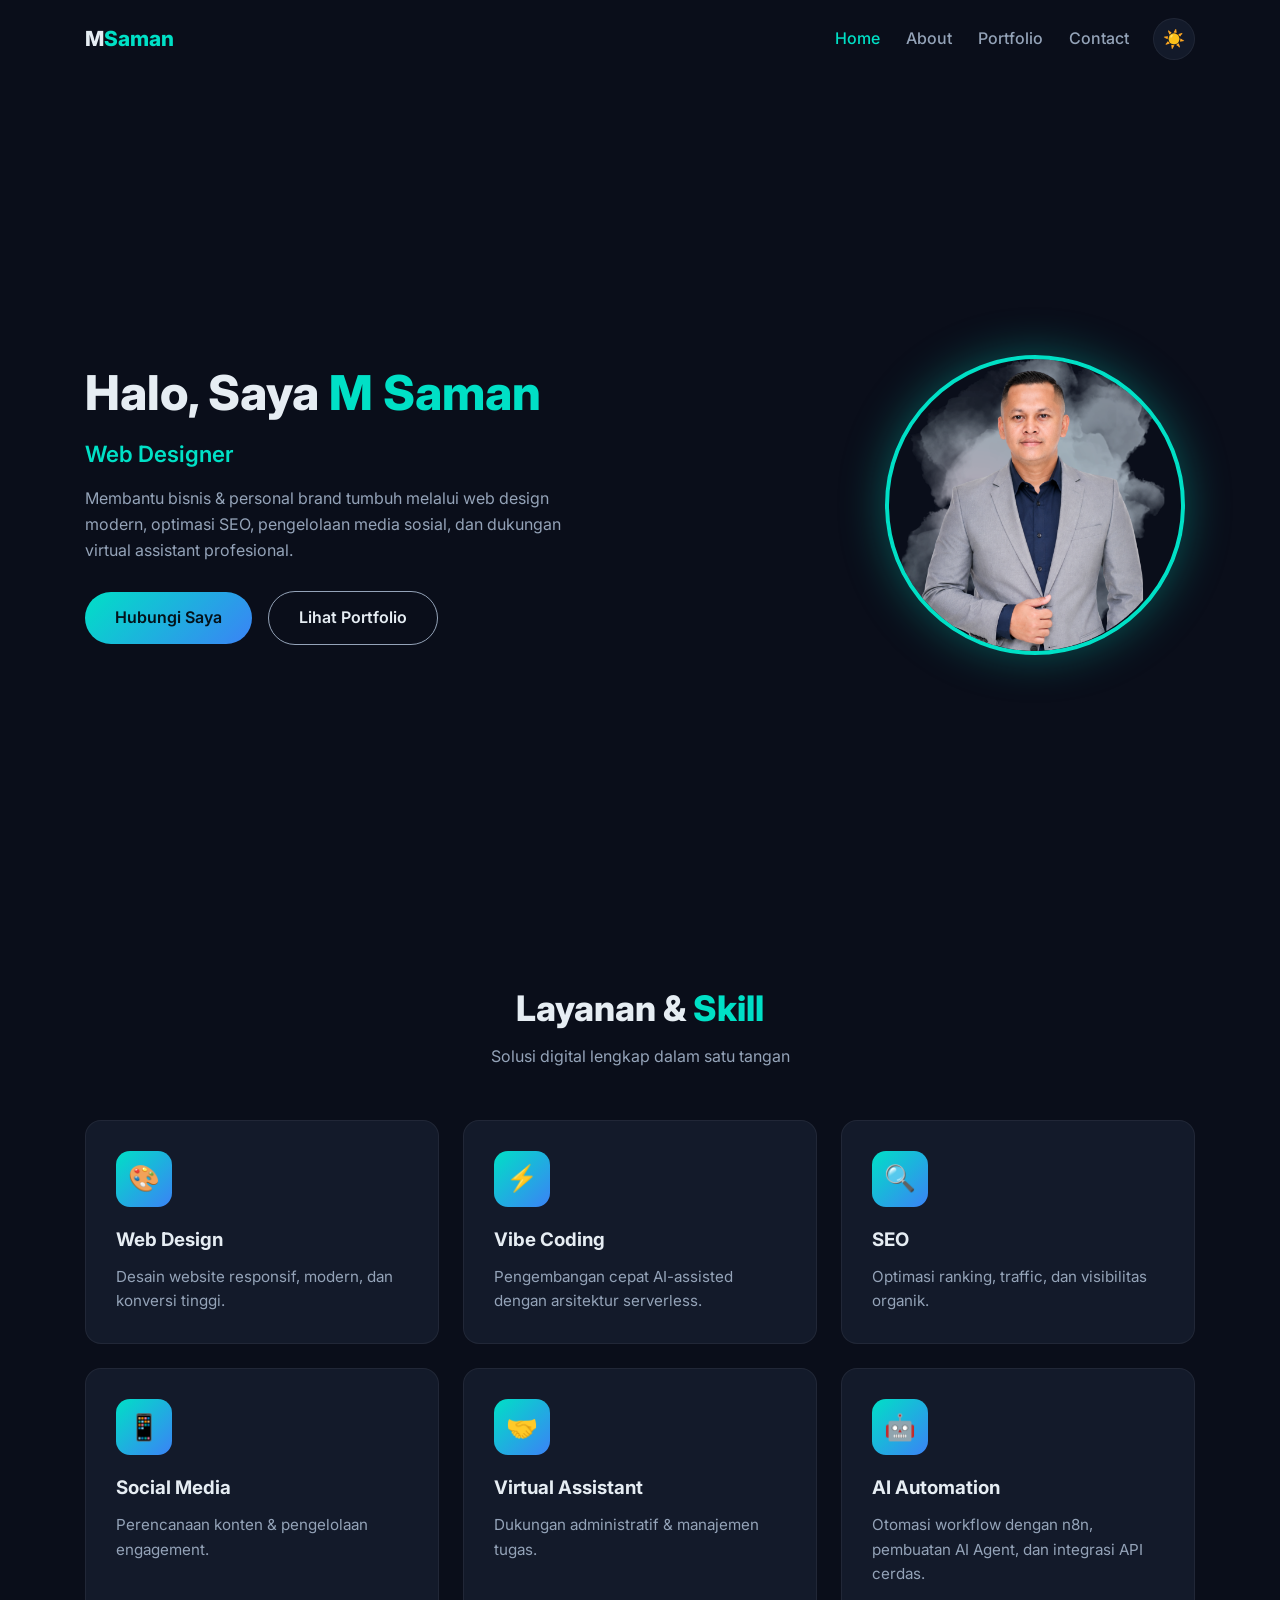
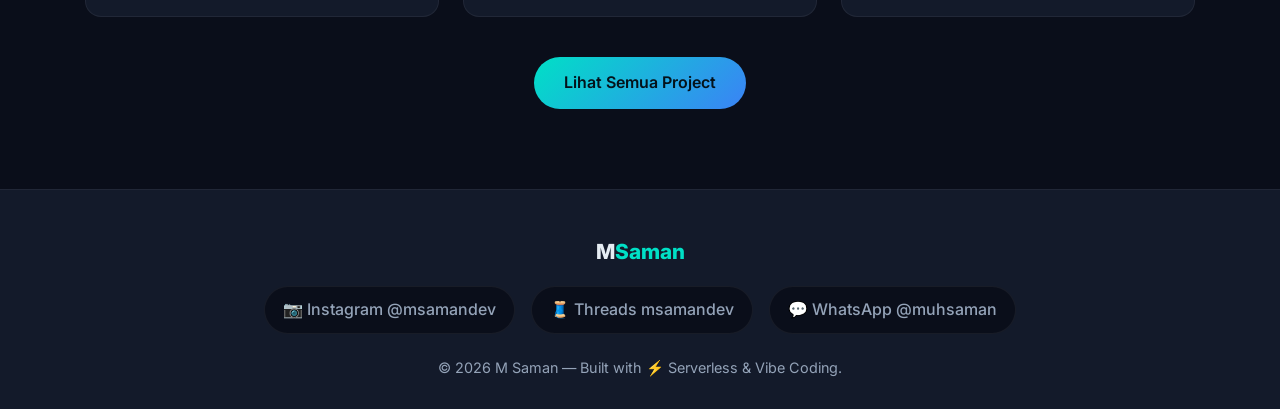
<file: index.html>
<!DOCTYPE html>
<html lang="id" data-theme="dark">
<head>
  <meta charset="UTF-8" />
  <meta name="viewport" content="width=device-width, initial-scale=1.0" />
  <title>M Saman — Home | Professional Tech Portfolio</title>
  <meta name="description" content="M Saman — Web Design, Vibe Coding, SEO, Social Media Management, Virtual Assistant & AI Automation (n8n, AI Agent)." />
  <link rel="preconnect" href="https://fonts.googleapis.com" />
  <link href="https://fonts.googleapis.com/css2?family=Inter:wght@400;500;600;700;800&display=swap" rel="stylesheet" />
  <link rel="stylesheet" href="css/style.css" />
</head>
<body>
  <!-- NAVBAR (sama di semua halaman) -->
  <header id="header">
    <div class="container">
      <nav>
        <div class="logo">M<span>Saman</span></div>
        <div class="nav-right">
          <div class="nav-links" id="navLinks">
            <a href="index.html" class="active">Home</a>
            <a href="about.html">About</a>
            <a href="portfolio.html">Portfolio</a>
            <a href="contact.html">Contact</a>
          </div>
          <button class="theme-btn" id="themeBtn" aria-label="Toggle theme">☀️</button>
          <div class="hamburger" id="hamburger"><span></span><span></span><span></span></div>
        </div>
      </nav>
    </div>
  </header>

  <!-- HERO -->
  <section class="hero container" id="home">
    <div class="hero-text">
      <h1>Halo, Saya <span class="accent">M Saman</span></h1>
      <div class="role" id="typing"></div>
      <p>Membantu bisnis & personal brand tumbuh melalui web design modern, optimasi SEO, pengelolaan media sosial, dan dukungan virtual assistant profesional.</p>
      <a href="contact.html" class="btn btn-primary">Hubungi Saya</a>
      <a href="portfolio.html" class="btn btn-ghost">Lihat Portfolio</a>
    </div>
    <div class="hero-img">
      <img src="images/profile.png" alt="Foto Profil M Saman" loading="lazy" />
    </div>
  </section>

  <!-- SERVICES PREVIEW -->
  <section>
    <div class="container">
      <div class="sec-title reveal">
        <h2>Layanan & <span class="accent">Skill</span></h2>
        <p>Solusi digital lengkap dalam satu tangan</p>
      </div>
    <div class="grid">
      <div class="card reveal"><div class="icon">🎨</div><h3>Web Design</h3><p>Desain website responsif, modern, dan konversi tinggi.</p></div>
      <div class="card reveal"><div class="icon">⚡</div><h3>Vibe Coding</h3><p>Pengembangan cepat AI-assisted dengan arsitektur serverless.</p></div>
      <div class="card reveal"><div class="icon">🔍</div><h3>SEO</h3><p>Optimasi ranking, traffic, dan visibilitas organik.</p></div>
      <div class="card reveal"><div class="icon">📱</div><h3>Social Media</h3><p>Perencanaan konten & pengelolaan engagement.</p></div>
      <div class="card reveal"><div class="icon">🤝</div><h3>Virtual Assistant</h3><p>Dukungan administratif & manajemen tugas.</p></div>
      <div class="card reveal"><div class="icon">🤖</div><h3>AI Automation</h3><p>Otomasi workflow dengan n8n, pembuatan AI Agent, dan integrasi API cerdas.</p></div>
    </div>
      <div style="text-align:center;margin-top:40px;" class="reveal">
        <a href="portfolio.html" class="btn btn-primary">Lihat Semua Project</a>
      </div>
    </div>
  </section>

  <!-- FOOTER -->
  <footer>
    <div class="container">
      <div class="logo" style="margin-bottom:18px;">M<span class="accent">Saman</span></div>
      <div class="socials">
        <a href="https://instagram.com/msamandev" target="_blank">📷 Instagram @msamandev</a>
        <a href="https://www.threads.net/@msamandev" target="_blank">🧵 Threads msamandev</a>
        <a href="https://wa.me/6285669570492" target="_blank">💬 WhatsApp @muhsaman</a>
      </div>
      <p class="copy">© <span id="year"></span> M Saman — Built with ⚡ Serverless & Vibe Coding.</p>
    </div>
  </footer>

  <script src="js/main.js"></script>
</body>
</html>
</file>
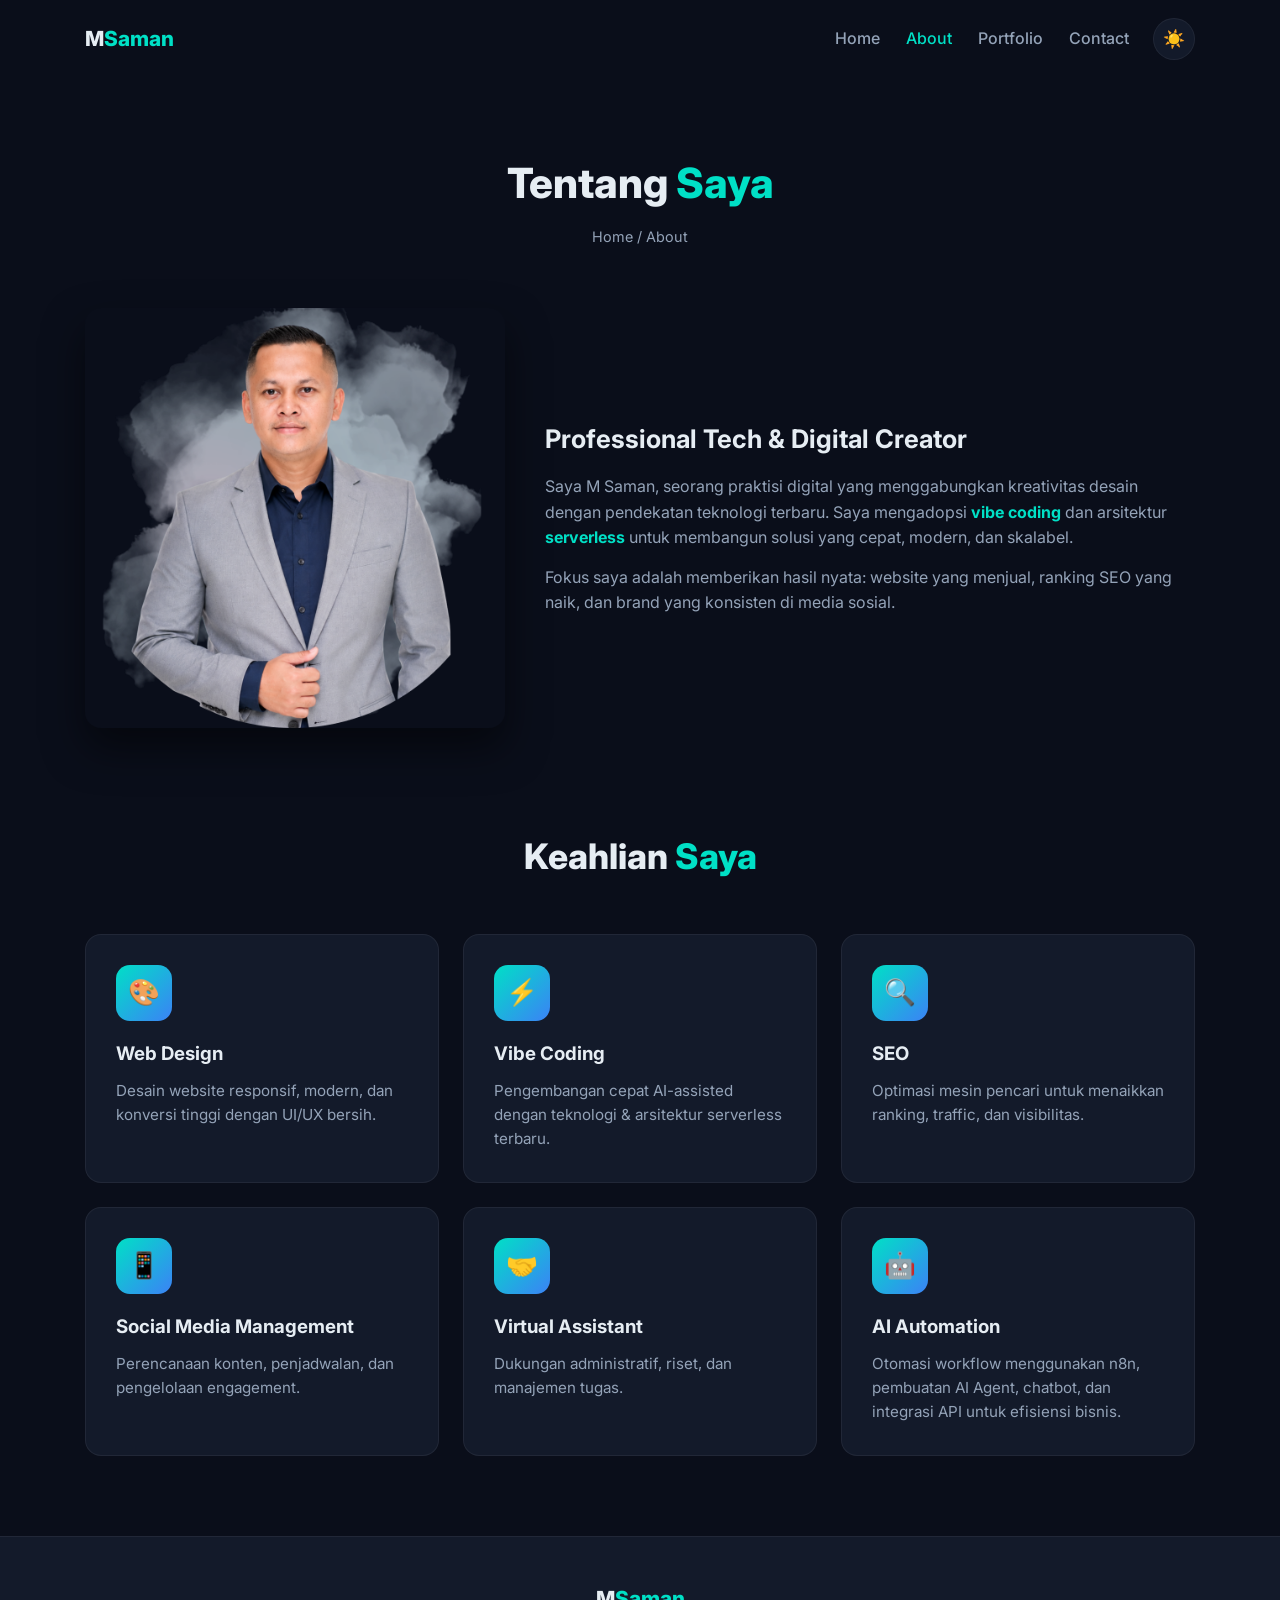
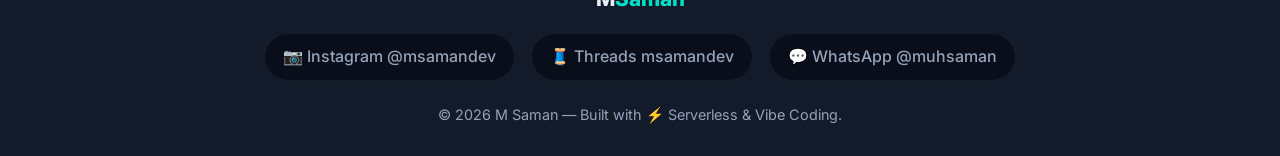
<file: about.html>
<!DOCTYPE html>
<html lang="id" data-theme="dark">
<head>
  <meta charset="UTF-8" />
  <meta name="viewport" content="width=device-width, initial-scale=1.0" />
  <title>M Saman — About</title>
  <meta name="description" content="Tentang M Saman, praktisi digital dengan pendekatan teknologi terbaru." />
  <link rel="preconnect" href="https://fonts.googleapis.com" />
  <link href="https://fonts.googleapis.com/css2?family=Inter:wght@400;500;600;700;800&display=swap" rel="stylesheet" />
  <link rel="stylesheet" href="css/style.css" />
</head>
<body>
  <header id="header">
    <div class="container">
      <nav>
        <div class="logo">M<span>Saman</span></div>
        <div class="nav-right">
          <div class="nav-links" id="navLinks">
            <a href="index.html">Home</a>
            <a href="about.html" class="active">About</a>
            <a href="portfolio.html">Portfolio</a>
            <a href="contact.html">Contact</a>
          </div>
          <button class="theme-btn" id="themeBtn" aria-label="Toggle theme">☀️</button>
          <div class="hamburger" id="hamburger"><span></span><span></span><span></span></div>
        </div>
      </nav>
    </div>
  </header>

  <div class="page-head">
    <h1>Tentang <span class="accent">Saya</span></h1>
    <p class="crumb"><a href="index.html">Home</a> / About</p>
  </div>

  <section style="padding-top:20px;">
    <div class="container">
      <div class="about">
        <img class="reveal" src="images/profile.png" alt="Vibe Coding Workspace" loading="lazy" />
        <div class="txt reveal">
          <h3>Professional Tech & Digital Creator</h3>
          <p>Saya M Saman, seorang praktisi digital yang menggabungkan kreativitas desain dengan pendekatan teknologi terbaru. Saya mengadopsi <b class="accent">vibe coding</b> dan arsitektur <b class="accent">serverless</b> untuk membangun solusi yang cepat, modern, dan skalabel.</p>
          <p style="margin-top:14px;">Fokus saya adalah memberikan hasil nyata: website yang menjual, ranking SEO yang naik, dan brand yang konsisten di media sosial.</p>
        </div>
      </div>
    </div>
  </section>

  <!-- SKILLS DETAIL -->
  <section style="padding-top:20px;">
    <div class="container">
      <div class="sec-title reveal"><h2>Keahlian <span class="accent">Saya</span></h2></div>
      <div class="grid">
        <div class="card reveal"><div class="icon">🎨</div><h3>Web Design</h3><p>Desain website responsif, modern, dan konversi tinggi dengan UI/UX bersih.</p></div>
        <div class="card reveal"><div class="icon">⚡</div><h3>Vibe Coding</h3><p>Pengembangan cepat AI-assisted dengan teknologi & arsitektur serverless terbaru.</p></div>
        <div class="card reveal"><div class="icon">🔍</div><h3>SEO</h3><p>Optimasi mesin pencari untuk menaikkan ranking, traffic, dan visibilitas.</p></div>
        <div class="card reveal"><div class="icon">📱</div><h3>Social Media Management</h3><p>Perencanaan konten, penjadwalan, dan pengelolaan engagement.</p></div>
        <div class="card reveal"><div class="icon">🤝</div><h3>Virtual Assistant</h3><p>Dukungan administratif, riset, dan manajemen tugas.</p></div>
        <div class="card reveal"><div class="icon">🤖</div><h3>AI Automation</h3><p>Otomasi workflow menggunakan n8n, pembuatan AI Agent, chatbot, dan integrasi API untuk efisiensi bisnis.</p></div>
      </div>
    </div>
  </section>

  <footer>
    <div class="container">
      <div class="logo" style="margin-bottom:18px;">M<span class="accent">Saman</span></div>
      <div class="socials">
        <a href="https://instagram.com/msamandev" target="_blank">📷 Instagram @msamandev</a>
        <a href="https://www.threads.net/@msamandev" target="_blank">🧵 Threads msamandev</a>
        <a href="https://wa.me/6285669570492" target="_blank">💬 WhatsApp @muhsaman</a>
      </div>
      <p class="copy">© <span id="year"></span> M Saman — Built with ⚡ Serverless & Vibe Coding.</p>
    </div>
  </footer>

  <script src="js/main.js"></script>
</body>
</html>
</file>
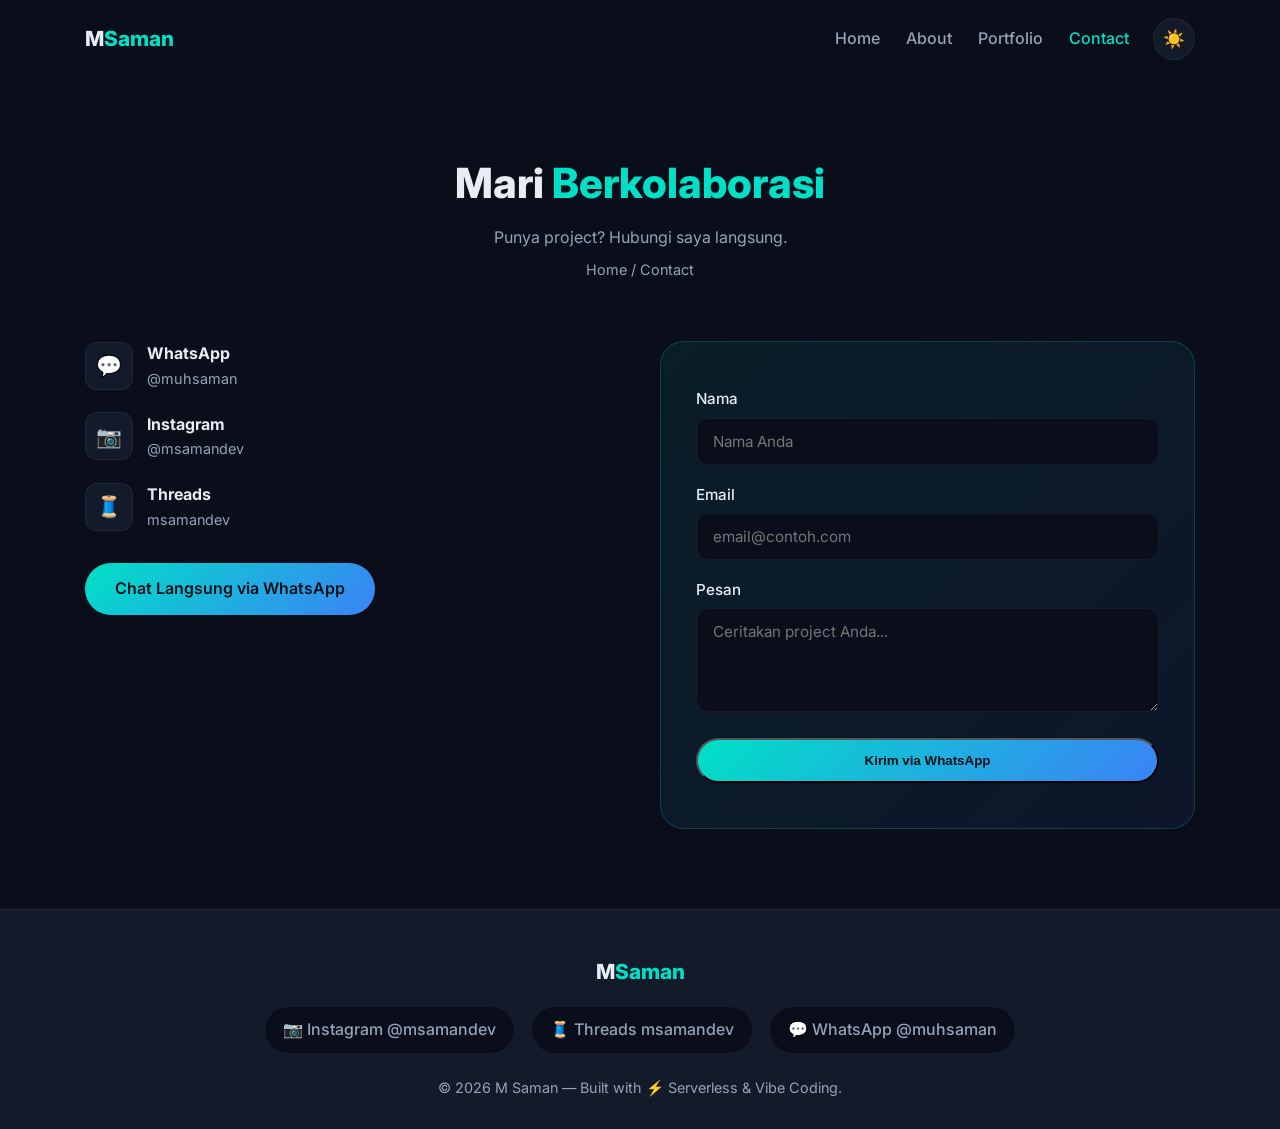
<file: contact.html>
<!DOCTYPE html>
<html lang="id" data-theme="dark">
<head>
  <meta charset="UTF-8" />
  <meta name="viewport" content="width=device-width, initial-scale=1.0" />
  <title>M Saman — Contact</title>
  <meta name="description" content="Hubungi M Saman untuk project web design, SEO, social media & virtual assistant." />
  <link rel="preconnect" href="https://fonts.googleapis.com" />
  <link href="https://fonts.googleapis.com/css2?family=Inter:wght@400;500;600;700;800&display=swap" rel="stylesheet" />
  <link rel="stylesheet" href="css/style.css" />
</head>
<body>
  <header id="header">
    <div class="container">
      <nav>
        <div class="logo">M<span>Saman</span></div>
        <div class="nav-right">
          <div class="nav-links" id="navLinks">
            <a href="index.html">Home</a>
            <a href="about.html">About</a>
            <a href="portfolio.html">Portfolio</a>
            <a href="contact.html" class="active">Contact</a>
          </div>
          <button class="theme-btn" id="themeBtn" aria-label="Toggle theme">☀️</button>
          <div class="hamburger" id="hamburger"><span></span><span></span><span></span></div>
        </div>
      </nav>
    </div>
  </header>

  <div class="page-head">
    <h1>Mari <span class="accent">Berkolaborasi</span></h1>
    <p>Punya project? Hubungi saya langsung.</p>
    <p class="crumb"><a href="index.html">Home</a> / Contact</p>
  </div>

  <section style="padding-top:20px;">
    <div class="container">
      <div class="contact-wrap">
        <!-- INFO -->
        <div class="reveal">
          <div class="info-item"><div class="ic">💬</div><div><h4>WhatsApp</h4><p>@muhsaman</p></div></div>
          <div class="info-item"><div class="ic">📷</div><div><h4>Instagram</h4><p>@msamandev</p></div></div>
          <div class="info-item"><div class="ic">🧵</div><div><h4>Threads</h4><p>msamandev</p></div></div>
          <a href="https://wa.me/6285669570492" target="_blank" class="btn btn-primary" style="margin-top:10px;">Chat Langsung via WhatsApp</a>
        </div>

        <!-- FORM -->
        <div class="contact-box reveal">
          <form id="contactForm">
            <div class="form-group">
              <label for="name">Nama</label>
              <input type="text" id="name" name="name" placeholder="Nama Anda" required />
            </div>
            <div class="form-group">
              <label for="email">Email</label>
              <input type="email" id="email" name="email" placeholder="email@contoh.com" required />
            </div>
            <div class="form-group">
              <label for="message">Pesan</label>
              <textarea id="message" name="message" rows="4" placeholder="Ceritakan project Anda..." required></textarea>
            </div>
            <button type="submit" class="btn btn-primary" style="width:100%;">Kirim via WhatsApp</button>
          </form>
        </div>
      </div>
    </div>
  </section>

  <footer>
    <div class="container">
      <div class="logo" style="margin-bottom:18px;">M<span class="accent">Saman</span></div>
      <div class="socials">
        <a href="https://instagram.com/msamandev" target="_blank">📷 Instagram @msamandev</a>
        <a href="https://www.threads.net/@msamandev" target="_blank">🧵 Threads msamandev</a>
        <a href="https://wa.me/6285669570492" target="_blank">💬 WhatsApp @muhsaman</a>
      </div>
      <p class="copy">© <span id="year"></span> M Saman — Built with ⚡ Serverless & Vibe Coding.</p>
    </div>
  </footer>

  <script src="js/main.js"></script>
</body>
</html>
</file>
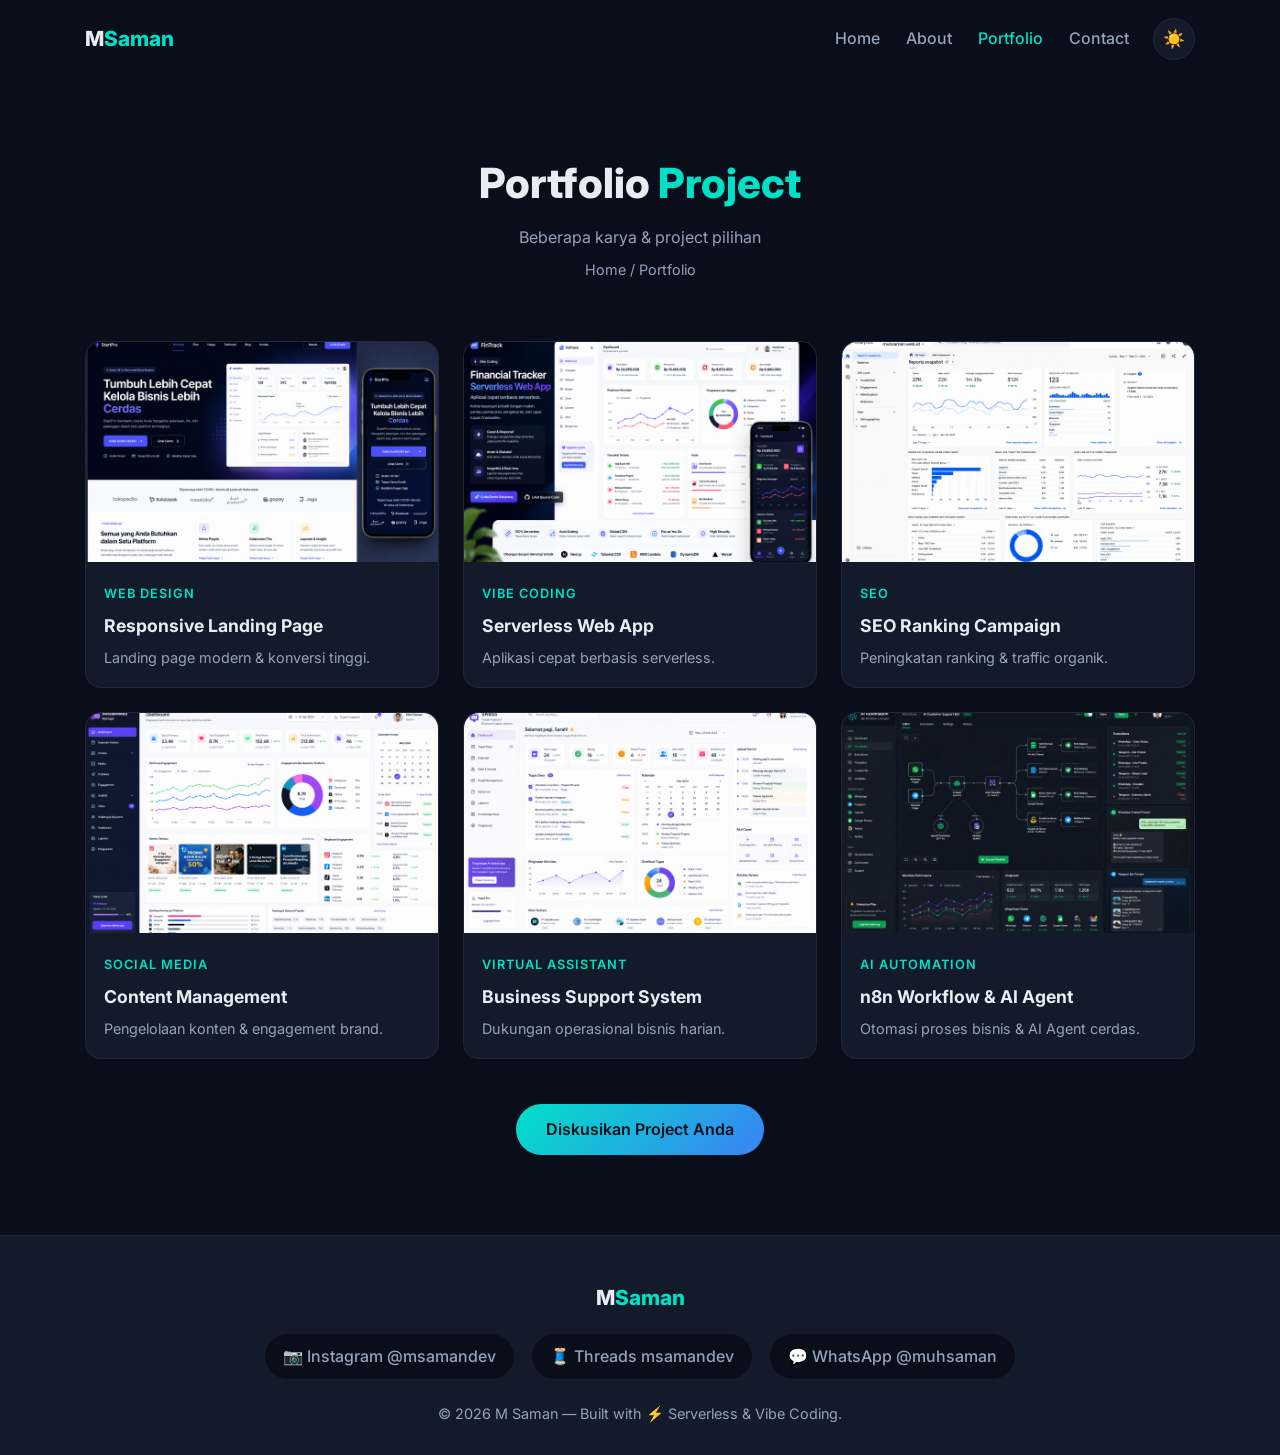
<file: portfolio.html>
<!DOCTYPE html>
<html lang="id" data-theme="dark">
<head>
  <meta charset="UTF-8" />
  <meta name="viewport" content="width=device-width, initial-scale=1.0" />
  <title>M Saman — Portfolio</title>
  <meta name="description" content="Portfolio project M Saman: Web Design, Vibe Coding, SEO, Social Media, Virtual Assistant." />
  <link rel="preconnect" href="https://fonts.googleapis.com" />
  <link href="https://fonts.googleapis.com/css2?family=Inter:wght@400;500;600;700;800&display=swap" rel="stylesheet" />
  <link rel="stylesheet" href="css/style.css" />
</head>
<body>
  <header id="header">
    <div class="container">
      <nav>
        <div class="logo">M<span>Saman</span></div>
        <div class="nav-right">
          <div class="nav-links" id="navLinks">
            <a href="index.html">Home</a>
            <a href="about.html">About</a>
            <a href="portfolio.html" class="active">Portfolio</a>
            <a href="contact.html">Contact</a>
          </div>
          <button class="theme-btn" id="themeBtn" aria-label="Toggle theme">☀️</button>
          <div class="hamburger" id="hamburger"><span></span><span></span><span></span></div>
        </div>
      </nav>
    </div>
  </header>

  <div class="page-head">
    <h1>Portfolio <span class="accent">Project</span></h1>
    <p>Beberapa karya & project pilihan</p>
    <p class="crumb"><a href="index.html">Home</a> / Portfolio</p>
  </div>

  <section style="padding-top:20px;">
    <div class="container">
      <div class="portfolio-grid">
        <div class="project reveal"><img src="images/project-webdesign.png" alt="Project Web Design" loading="lazy" /><div class="info"><span>Web Design</span><h3>Responsive Landing Page</h3><p>Landing page modern & konversi tinggi.</p></div></div>
        <div class="project reveal"><img src="images/project-vibecoding.png" alt="Project Vibe Coding" loading="lazy" /><div class="info"><span>Vibe Coding</span><h3>Serverless Web App</h3><p>Aplikasi cepat berbasis serverless.</p></div></div>
        <div class="project reveal"><img src="images/project-seo.png" alt="Project SEO" loading="lazy" /><div class="info"><span>SEO</span><h3>SEO Ranking Campaign</h3><p>Peningkatan ranking & traffic organik.</p></div></div>
        <div class="project reveal"><img src="images/project-social.png" alt="Project Social Media" loading="lazy" /><div class="info"><span>Social Media</span><h3>Content Management</h3><p>Pengelolaan konten & engagement brand.</p></div></div>
        <div class="project reveal"><img src="images/project-va.png" alt="Project Virtual Assistant" loading="lazy" /><div class="info"><span>Virtual Assistant</span><h3>Business Support System</h3><p>Dukungan operasional bisnis harian.</p></div></div>
        <div class="project reveal"><img src="images/project-aiautomation.png" alt="Project AI Automation" loading="lazy" /><div class="info"><span>AI Automation</span><h3>n8n Workflow & AI Agent</h3><p>Otomasi proses bisnis & AI Agent cerdas.</p></div>
</div>
      </div>
      <div style="text-align:center;margin-top:45px;" class="reveal">
        <a href="contact.html" class="btn btn-primary">Diskusikan Project Anda</a>
      </div>
    </div>
  </section>

  <footer>
    <div class="container">
      <div class="logo" style="margin-bottom:18px;">M<span class="accent">Saman</span></div>
      <div class="socials">
        <a href="https://instagram.com/msamandev" target="_blank">📷 Instagram @msamandev</a>
        <a href="https://www.threads.net/@msamandev" target="_blank">🧵 Threads msamandev</a>
        <a href="https://wa.me/6285669570492" target="_blank">💬 WhatsApp @muhsaman</a>
      </div>
      <p class="copy">© <span id="year"></span> M Saman — Built with ⚡ Serverless & Vibe Coding.</p>
    </div>
  </footer>

  <script src="js/main.js"></script>
</body>
</html>
</file>
<file: css/style.css>
:root{
  --bg:#0A0E1A; --surface:#131A2A; --teal:#00E0C6;
  --blue:#3B82F6; --text:#E6EDF3; --muted:#94A3B8;
  --border:rgba(255,255,255,.06); --shadow:rgba(0,0,0,.5);
  --radius:16px;
}
/* LIGHT MODE */
[data-theme="light"]{
  --bg:#F4F7FB; --surface:#FFFFFF; --teal:#0EA5A4;
  --blue:#2563EB; --text:#0F172A; --muted:#5B6472;
  --border:rgba(0,0,0,.08); --shadow:rgba(0,0,0,.12);
}

*{margin:0;padding:0;box-sizing:border-box;}
html{scroll-behavior:smooth;}
body{font-family:'Inter',sans-serif;background:var(--bg);color:var(--text);
  line-height:1.6;overflow-x:hidden;transition:background .4s,color .4s;}
a{text-decoration:none;color:inherit;}
img{max-width:100%;}
.container{max-width:1150px;margin:0 auto;padding:0 20px;}
section{padding:80px 0;}
.accent{color:var(--teal);}

/* NAVBAR */
header{position:fixed;top:0;width:100%;z-index:1000;transition:.3s;}
header.scrolled{background:color-mix(in srgb,var(--bg) 85%,transparent);
  backdrop-filter:blur(12px);box-shadow:0 4px 20px var(--shadow);}
nav{display:flex;justify-content:space-between;align-items:center;padding:18px 0;}
.logo{font-weight:800;font-size:1.3rem;}
.logo span{color:var(--teal);}
.nav-right{display:flex;align-items:center;gap:24px;}
.nav-links{display:flex;gap:26px;}
.nav-links a{color:var(--muted);font-weight:500;transition:.2s;}
.nav-links a:hover,.nav-links a.active{color:var(--teal);}

/* THEME TOGGLE */
.theme-btn{background:var(--surface);border:1px solid var(--border);cursor:pointer;
  width:42px;height:42px;border-radius:50%;display:flex;align-items:center;
  justify-content:center;font-size:1.1rem;transition:.3s;color:var(--text);}
.theme-btn:hover{border-color:var(--teal);transform:rotate(20deg);}

.hamburger{display:none;flex-direction:column;gap:5px;cursor:pointer;}
.hamburger span{width:26px;height:3px;background:var(--text);border-radius:3px;transition:.3s;}

/* PAGE HEADER (sub pages) */
.page-head{padding-top:150px;padding-bottom:40px;text-align:center;}
.page-head h1{font-size:2.6rem;font-weight:800;}
.page-head p{color:var(--muted);margin-top:8px;}
.crumb{color:var(--muted);font-size:.9rem;margin-top:6px;}
.crumb a:hover{color:var(--teal);}

/* HERO */
.hero{display:flex;align-items:center;min-height:100vh;gap:50px;flex-wrap:wrap;padding-top:110px;}
.hero-text{flex:1;min-width:300px;}
.hero-text h1{font-size:3rem;font-weight:800;line-height:1.15;margin-bottom:16px;}
.hero-text .role{font-size:1.4rem;color:var(--teal);font-weight:600;min-height:34px;margin-bottom:14px;}
.hero-text p{color:var(--muted);max-width:520px;margin-bottom:28px;}
.hero-img{flex:0 0 320px;display:flex;justify-content:center;}
.hero-img img{width:300px;height:300px;object-fit:cover;border-radius:50%;
  border:4px solid var(--teal);box-shadow:0 0 45px rgba(0,224,198,.35);}

.btn{display:inline-block;padding:13px 30px;border-radius:50px;font-weight:600;transition:.3s;cursor:pointer;}
.btn-primary{background:linear-gradient(135deg,var(--teal),var(--blue));color:#04121a;}
.btn-primary:hover{transform:translateY(-3px);box-shadow:0 10px 25px rgba(0,224,198,.35);}
.btn-ghost{border:1px solid var(--muted);color:var(--text);margin-left:12px;}
.btn-ghost:hover{border-color:var(--teal);color:var(--teal);}

/* SECTION TITLE */
.sec-title{text-align:center;margin-bottom:50px;}
.sec-title h2{font-size:2.2rem;font-weight:800;}
.sec-title p{color:var(--muted);margin-top:8px;}

/* ABOUT */
.about{display:flex;gap:40px;flex-wrap:wrap;align-items:center;}
.about img{flex:1;min-width:280px;max-width:420px;border-radius:var(--radius);box-shadow:0 20px 40px var(--shadow);}
.about .txt{flex:1;min-width:280px;color:var(--muted);}
.about .txt h3{color:var(--text);font-size:1.6rem;margin-bottom:14px;}

/* GRID / CARDS */
.grid{display:grid;grid-template-columns:repeat(auto-fit,minmax(260px,1fr));gap:24px;}
.card{background:var(--surface);padding:30px;border-radius:var(--radius);border:1px solid var(--border);transition:.3s;}
.card:hover{transform:translateY(-8px);border-color:var(--teal);box-shadow:0 15px 35px rgba(0,224,198,.12);}
.card .icon{width:56px;height:56px;border-radius:14px;background:linear-gradient(135deg,var(--teal),var(--blue));
  display:flex;align-items:center;justify-content:center;font-size:1.6rem;margin-bottom:18px;}
.card h3{margin-bottom:10px;}
.card p{color:var(--muted);font-size:.95rem;}

/* PORTFOLIO */
.portfolio-grid{display:grid;grid-template-columns:repeat(auto-fit,minmax(300px,1fr));gap:24px;}
.project{position:relative;border-radius:var(--radius);overflow:hidden;background:var(--surface);border:1px solid var(--border);}
.project img{width:100%;height:220px;object-fit:cover;display:block;transition:.4s;}
.project:hover img{transform:scale(1.08);}
.project .info{padding:18px;}
.project .info span{color:var(--teal);font-size:.8rem;font-weight:600;text-transform:uppercase;letter-spacing:1px;}
.project .info h3{margin-top:6px;font-size:1.1rem;}
.project .info p{color:var(--muted);font-size:.9rem;margin-top:6px;}

/* CONTACT */
.contact-box{background:linear-gradient(135deg,rgba(0,224,198,.08),rgba(59,130,246,.08));
  border:1px solid rgba(0,224,198,.2);border-radius:24px;padding:45px 35px;}
.form-group{margin-bottom:18px;}
.form-group label{display:block;margin-bottom:6px;font-weight:500;font-size:.95rem;}
.form-group input,.form-group textarea{width:100%;padding:13px 16px;border-radius:12px;
  background:var(--bg);border:1px solid var(--border);color:var(--text);font-family:inherit;font-size:.95rem;}
.form-group input:focus,.form-group textarea:focus{outline:none;border-color:var(--teal);}
.contact-wrap{display:grid;grid-template-columns:1fr 1fr;gap:40px;align-items:start;}
.info-item{display:flex;gap:14px;align-items:center;margin-bottom:22px;}
.info-item .ic{width:48px;height:48px;border-radius:12px;background:var(--surface);border:1px solid var(--border);
  display:flex;align-items:center;justify-content:center;font-size:1.3rem;}
.info-item h4{font-size:1rem;} .info-item p{color:var(--muted);font-size:.9rem;}

/* FOOTER */
footer{background:var(--surface);padding:45px 0 30px;text-align:center;border-top:1px solid var(--border);}
.socials{display:flex;justify-content:center;gap:16px;margin-bottom:22px;flex-wrap:wrap;}
.socials a{display:flex;align-items:center;gap:8px;background:var(--bg);padding:10px 18px;border-radius:50px;
  color:var(--muted);font-weight:500;transition:.3s;border:1px solid var(--border);}
.socials a:hover{color:var(--teal);border-color:var(--teal);transform:translateY(-3px);}
footer .copy{color:var(--muted);font-size:.9rem;}

/* REVEAL */
.reveal{opacity:0;transform:translateY(40px);transition:.7s ease;}
.reveal.show{opacity:1;transform:translateY(0);}

/* RESPONSIVE */
@media(max-width:820px){
  .hamburger{display:flex;}
  .nav-links{position:fixed;top:0;right:-100%;height:100vh;width:70%;background:var(--surface);
    flex-direction:column;justify-content:center;align-items:center;gap:34px;transition:.4s;z-index:999;}
  .nav-links.open{right:0;}
  .hero-text h1{font-size:2.2rem;}
  .btn-ghost{margin-left:0;margin-top:10px;}
  .contact-wrap{grid-template-columns:1fr;}
}
</file>
